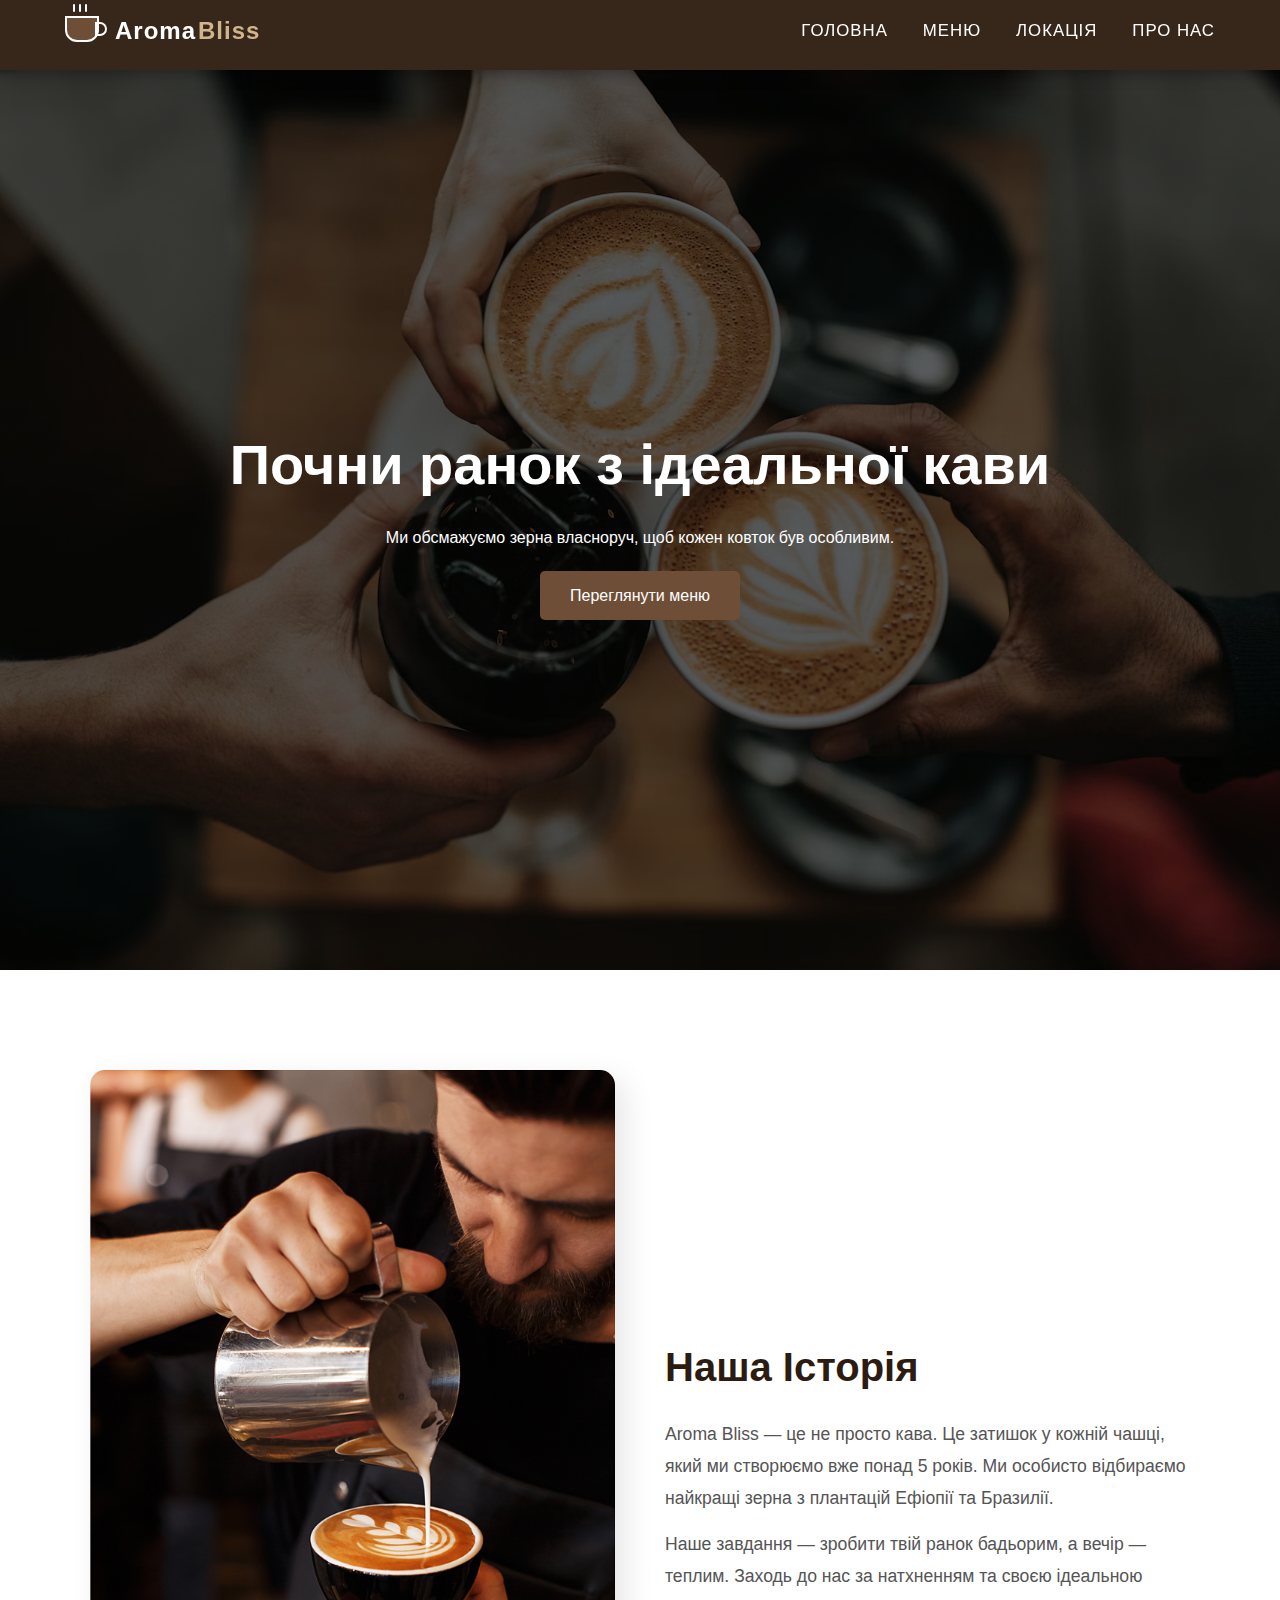
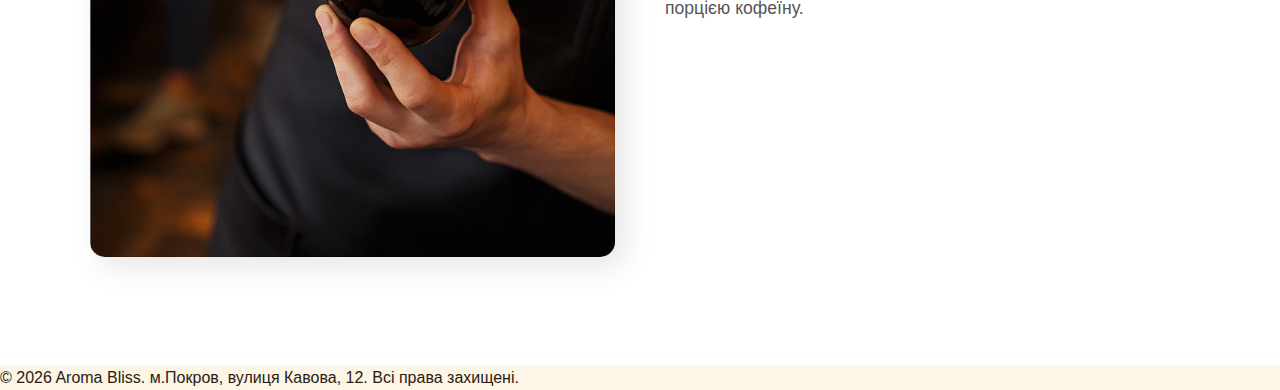
<file: index.html>
<!DOCTYPE html>
<html lang="uk">
<head>
    <meta charset="UTF-8">
    <meta name="viewport" content="width=device-width, initial-scale=1.0">
    <title>Aroma Bliss | Кав'ярня твого міста</title>
    <link rel="icon" type="image/x-icon" href="img/favicon.ico">
    <link rel="stylesheet" href="style.css">
</head>
<body>
    <header class="navbar">
        <div class="container">
            <!--Лого-->
            <a href="index.html" class="logo-container">
                <div class="cup-icon">
                    <div class="steam"></div>
                    <div class="cup-body"><div class="handle"></div></div>
                </div>
                <div class="logo-text">Aroma<span class="highlight">Bliss</span></div>
            </a>
            
            <!--Навігаційне меню-->
            <nav class="nav-menu">
                <ul class="nav-links">
                    <li><a href="#home">Головна</a></li>
                    <li><a href="menu.html">Меню</a></li>
                    <li><a href="gps.html">Локація</a></li>
                    <li><a href="#our_story">Про нас</a></li>
                </ul>
            </nav>

            <div class="menu-btn" id="menuBtn">
                <div class="bar"></div>
                <div class="bar"></div>
                <div class="bar"></div>
            </div>
        </div>
    </header>

    <section class="hero" id="home">
        <!--Головна-->
        <div class="hero-content">
            <h1>Почни ранок з ідеальної кави</h1>
            <p>Ми обсмажуємо зерна власноруч, щоб кожен ковток був особливим.</p>
            <a href="menu.html" class="btn">Переглянути меню</a>
        </div>

    </section>

    <section class="about" id="about">
        <!--Про нас-->
        <div class="about-container">
            <div class="about-image">
                <img src="img/photo1.jpg" alt="Наша кав'ярня">
            </div>
            <div class="about-text" id="our_story"> 
                <h2 class="section-title">Наша Історія</h2>
                <p>Aroma Bliss — це не просто кава. Це затишок у кожній чашці, який ми створюємо вже понад 5 років. Ми особисто відбираємо найкращі зерна з плантацій Ефіопії та Бразилії.</p>
                <p>Наше завдання — зробити твій ранок бадьорим, а вечір — теплим. Заходь до нас за натхненням та своєю ідеальною порцією кофеїну.</p>
            </div>
        </div>
    </section>

    <!--Нижній контитул-->
    <footer id="contact">
        <p>© 2026 Aroma Bliss. м.Покров, вулиця Кавова, 12. Всі права захищені.</p>
    </footer>

    <script src="script.js"></script>
</body>
</html>
</file>
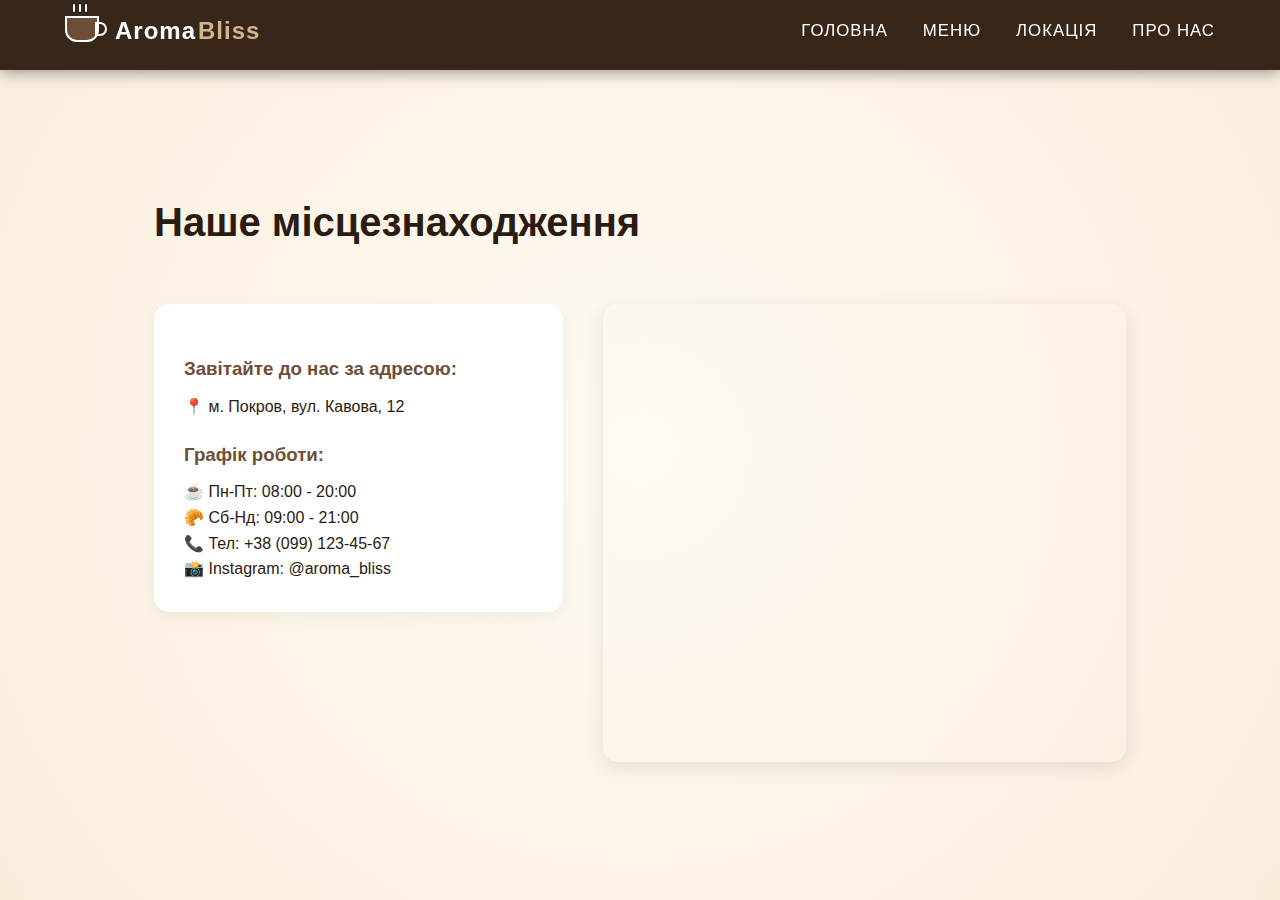
<file: gps.html>
<!DOCTYPE html>
<html lang="uk">
<head>
    <meta charset="UTF-8">
    <meta name="viewport" content="width=device-width, initial-scale=1.0">
    <title>Де нас знайти</title>
    <link rel="icon" type="image/x-icon" href="img/favicon.ico">
    <link rel="stylesheet" href="style.css">
</head>

<body>

    <!--Навігаційне меню-->
    <header class="navbar">
        <div class="container">
            <a href="index.html" class="logo-container">
                <div class="cup-icon">
                    <div class="steam"></div>
                    <div class="cup-body"><div class="handle"></div></div>
                </div>
                <div class="logo-text">Aroma<span class="highlight">Bliss</span></div>
            </a>

            <nav class="nav-menu" id="navMenu">
                <ul class="nav-links">
                    <li><a href="index.html#home">Головна</a></li>
                    <li><a href="menu.html">Меню</a></li>
                    <li><a href="gps.html">Локація</a></li>
                    <li><a href="index.html#our_story">Про нас</a></li>
                </ul>
            </nav>

            <div class="menu-btn" id="menuBtn">
                <div class="bar"></div>
                <div class="bar"></div>
                <div class="bar"></div>
            </div>
        </div>
    </header>

    <!--Локація-->
    <section class="full-menu">
        <h1 class="section-title">Наше місцезнаходження</h1>
        
        <div class="gps-container">
        <div class="gps-info">
            <h3>Завітайте до нас за адресою:</h3>
            <p>📍 м. Покров, вул. Кавова, 12</p>
            
            <h3>Графік роботи:</h3>
            <p>☕ Пн-Пт: 08:00 - 20:00</p>
            <p>🥐 Сб-Нд: 09:00 - 21:00</p>
            
            <div class="contact-links">
                <p>📞 Тел: +38 (099) 123-45-67</p>
                <p>📸 Instagram: @aroma_bliss</p>
            </div>
        </div>
        
        <div class="map-wrapper">
            <iframe src="https://www.google.com/maps/embed?pb=!1m17!1m12!1m3!1d2751.7340894311874!2d32.51810807581747!3d43.39905386883175!2m3!1f0!2f0!3f0!3m2!1i1024!2i768!4f13.1!3m2!1m1!2zNDPCsDIzJzU2LjYiTiAzMsKwMzEnMTQuNSJF!5e1!3m2!1suk!2sua!4v1771508731574!5m2!1suk!2sua" width="600" height="450" style="border:0;" allowfullscreen="" loading="lazy" referrerpolicy="no-referrer-when-downgrade"></iframe>
        </div>
    </section>
</body>
<script src="script.js"></script>
</html>
</file>
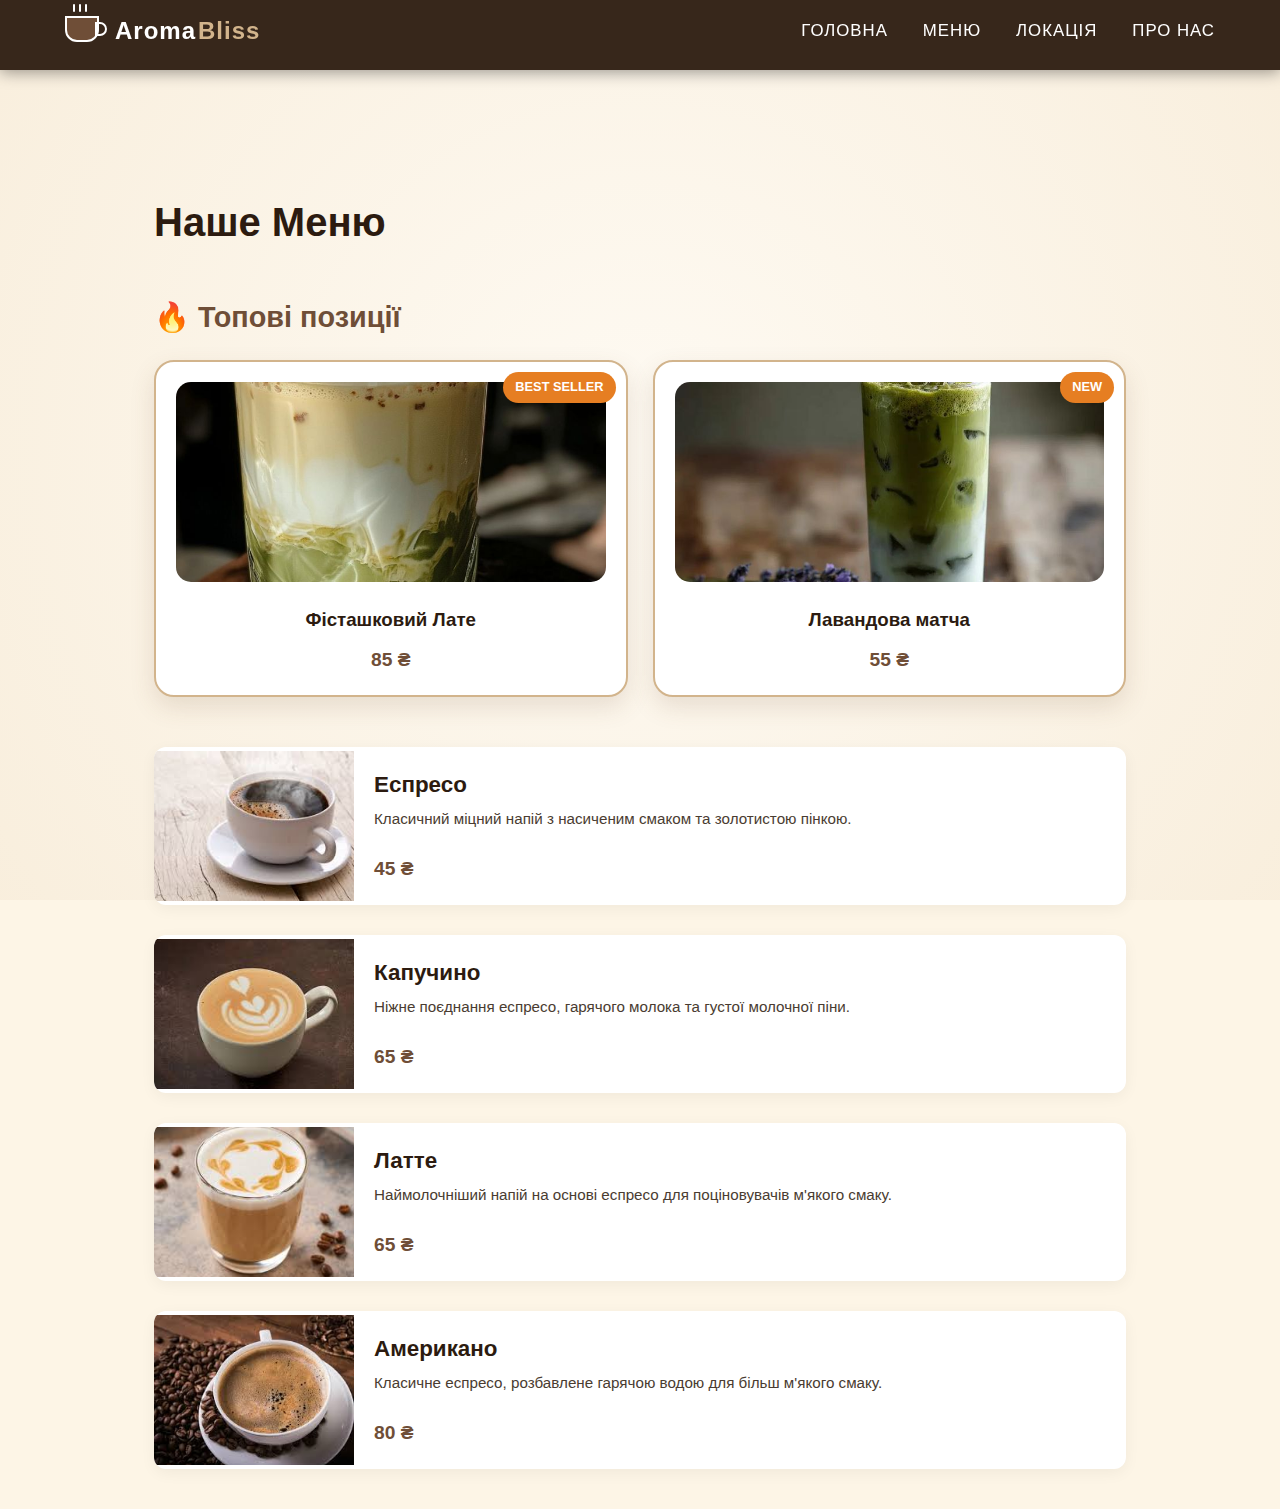
<file: menu.html>
<!DOCTYPE html>
<html lang="uk">
<head>
    <meta charset="UTF-8">
    <meta name="viewport" content="width=device-width, initial-scale=1.0">
    <title>Меню | Aroma Bliss</title>
    <link rel="icon" type="image/x-icon" href="img/favicon.ico">
    <link rel="stylesheet" href="style.css">
</head>
<body>

    <!--Навігаційне меню-->
    <header class="navbar">
        <div class="container">
            <a href="index.html" class="logo-container">
                <div class="cup-icon">
                    <div class="steam"></div>
                    <div class="cup-body"><div class="handle"></div></div>
                </div>
                <div class="logo-text">Aroma<span class="highlight">Bliss</span></div>
            </a>

            <nav class="nav-menu" id="navMenu">
                <ul class="nav-links">
                    <li><a href="index.html#home">Головна</a></li>
                    <li><a href="menu.html">Меню</a></li>
                    <li><a href="gps.html">Локація</a></li>
                    <li><a href="index.html#our_story">Про нас</a></li>
                </ul>
            </nav>

            <div class="menu-btn" id="menuBtn">
                <div class="bar"></div>
                <div class="bar"></div>
                <div class="bar"></div>
            </div>
        </div>
    </header>

    <section class="full-menu">
        <h1 class="section-title">Наше Меню</h1>
        
            <!--Топові пропозиці-->
            <div class="top-picks">
            <h2 class="sub-title">🔥 Топові позиції</h2>
            <div class="top-grid">
                <div class="top-item">
                    <div class="badge">Best Seller</div>
                    <img src="img/coffee5.jpg" alt="Фісташковий Лате">
                    <h3>Фісташковий Лате</h3>
                    <span class="price">85 ₴</span>
                </div>
                <div class="top-item">
                    <div class="badge">New</div>
                    <img src="img/coffee6.jpg" alt="Кава по-східному">
                    <h3>Лавандова матча</h3>
                    <span class="price">55 ₴</span>
                </div>
            </div>
            </div>
    
        <!--Меню-->
        <div class="menu-list">
            <div class="menu-card">
                <img src="img/coffee1.jpg" alt="Еспресо">
                <div class="menu-info">
                    <h3>Еспресо</h3>
                    <p>Класичний міцний напій з насиченим смаком та золотистою пінкою.</p>
                    <span class="price">45 ₴</span>
                </div>
            </div>

            <div class="menu-card">
                <img src="img/coffee2.jpg" alt="Капучино">
                <div class="menu-info">
                    <h3>Капучино</h3>
                    <p>Ніжне поєднання еспресо, гарячого молока та густої молочної піни.</p>
                    <span class="price">65 ₴</span>
                </div>
            </div>

            <div class="menu-card">
                <img src="img/coffee3.jpg" alt="Капучино">
                <div class="menu-info">
                    <h3>Латте</h3>
                    <p>Наймолочніший напій на основі еспресо для поціновувачів м'якого смаку.</p>
                    <span class="price">65 ₴</span>
                </div>
            </div>

            <div class="menu-card">
                <img src="img/coffee4.jpg" alt="Американо">
                <div class="menu-info">
                    <h3>Американо</h3>
                    <p>Класичне еспресо, розбавлене гарячою водою для більш м'якого смаку.</p>
                    <span class="price">80 ₴</span>
                </div>
            </div>
    </section>

</body>
<script src="script.js"></script>
</html>
</file>
<file: style.css>
/*ЗМІННІ (Кольори)*/
:root {
    --primary-color: #6F4E37; /* Кавовий */
    --accent-color: #D2B48C;  /* Світло-бежевий */
    --dark-color: #2C1B10;
    --light-color: #FDF5E6;
}

/*БАЗОВІ СТИЛІ ТА ОБНУЛЕННЯ*/
* {
    margin: 0;
    padding: 0;
    box-sizing: border-box;
    font-family: 'Segoe UI', Tahoma, Geneva, Verdana, sans-serif;
}

html {
    scroll-behavior: smooth;
    scroll-padding-top: 90px;
}

body {
    padding-top: 70px; /* Відступ для фіксованого меню */
    background-color: var(--light-color);
    background-image: radial-gradient(circle, rgba(255,255,255,0.5) 0%, rgba(210,180,140,0.1) 100%);
    background-attachment: fixed;
    color: var(--dark-color);
    line-height: 1.6;
}

/* Глобальні класи*/
.full-menu, .hero, .about { margin-top: 0 !important; }

.section-title {
    margin-top: 0;
    padding-top: 40px; 
    font-size: 2.5rem; 
    margin-bottom: 40px;
}

.sub-title {
    margin: 30px 0 20px;
    font-size: 1.8rem;
    color: var(--primary-color);
}

.divider {
    border: 0;
    height: 1px;
    background: #ddd;
    margin: 40px 0;
}

.btn {
    display: inline-block;
    background: var(--primary-color);
    color: white;
    padding: 12px 30px;
    text-decoration: none;
    border-radius: 5px;
    margin-top: 20px;
    transition: 0.3s;
}

.btn:hover { background: var(--dark-color); }
.back-home { display: none; }

/*НАВІГАЦІЯ ТА ЛОГОТИП*/
.navbar {
    position: fixed;
    top: 0;
    left: 0;
    width: 100%;
    height: 70px;
    background-color: rgba(44, 27, 16, 0.95);
    backdrop-filter: blur(8px);
    z-index: 2000;
    padding: 12px 0;
    box-shadow: 0 2px 15px rgba(0,0,0,0.4);
}

.navbar .container {
    max-width: 1200px;
    margin: 0 auto;
    display: flex;
    justify-content: space-between;
    align-items: center;
    padding: 0 25px;
}

.logo-container, .logo {
    display: flex;
    align-items: center;
    gap: 10px;
    text-decoration: none;
}

.logo-text {
    font-family: 'Montserrat', sans-serif;
    font-size: 24px;
    font-weight: 700;
    color: white;
    letter-spacing: 1px;
}

.logo-text .orange { color: #f39c12; }
.highlight { color: var(--accent-color); margin-left: 2px; }

.logo-icon { height: 45px; width: auto; transition: 0.3s; }
.logo:hover .logo-icon { transform: rotate(-10deg); }

/* Малюємо чашку */
.cup-icon { position: relative; width: 40px; height: 30px; }
.cup-body {
    width: 34px; height: 26px;
    background-color: var(--primary-color);
    border-radius: 0 0 12px 12px;
    position: relative;
    border: 2px solid white;
}
.handle {
    position: absolute; right: -10px; top: 4px;
    width: 12px; height: 14px;
    border: 2px solid white;
    border-radius: 0 10px 10px 0;
}
.steam {
    position: absolute; top: -12px; left: 8px;
    width: 2px; height: 8px; background: white;
    box-shadow: 6px 0 white, 12px 0 white;
    border-radius: 2px;
    animation: steamAnim 2s infinite ease-in-out;
}

@keyframes steamAnim {
    0%, 100% { transform: translateY(0); opacity: 0.5; }
    50% { transform: translateY(-3px); opacity: 1; }
}

/* Меню навігації */
.nav-menu { display: block; }
.nav-links { display: flex; list-style: none; gap: 35px; }
.nav-links li a {
    color: #ffffff;
    text-decoration: none;
    font-weight: 500;
    font-size: 1.05rem;
    transition: 0.3s;
    text-transform: uppercase;
    letter-spacing: 1px;
}
.nav-links li a:hover { color: var(--accent-color); }

.menu-btn {
    display: none;
    flex-direction: column;
    justify-content: space-between;
    width: 30px; height: 21px;
    cursor: pointer; background: none; border: none; padding: 0;
}

/*ГОЛОВНИЙ ЕКРАН (Hero) & ПРО НАС*/
.hero {
    height: 100vh;
    background: linear-gradient(rgba(0,0,0,0.6), rgba(0,0,0,0.6)), url('img/photo.jpg') center/cover;
    display: flex;
    align-items: center; justify-content: center;
    text-align: center; color: white;
}

.hero h1 { font-size: 3.5rem; margin-bottom: 1rem; }

.about { padding: 100px 5%; background-color: white; }
.about-container { max-width: 1100px; margin: 0 auto; display: flex; align-items: center; gap: 50px; }
.about-image { flex: 1; }
.about-image img { width: 100%; border-radius: 15px; box-shadow: 10px 10px 30px rgba(0, 0, 0, 0.1); }
.about-text { flex: 1; }
.about-text h2 { margin-bottom: 20px; text-align: left; }
.about-text p { margin-bottom: 15px; font-size: 1.1rem; color: #555; line-height: 1.8; }

/*МЕНЮ ТА КАРТКИ ТОВАРІВ*/
.menu { padding: 100px 5%; text-align: center; }
.full-menu { padding: 80px 5% 40px; max-width: 1100px; margin: 0 auto; }

.menu-grid { display: grid; grid-template-columns: repeat(auto-fit, minmax(250px, 1fr)); gap: 20px; }
.menu-item {
    background: white; padding: 30px; border-radius: 10px;
    box-shadow: 0 4px 6px rgba(0,0,0,0.05); transition: transform 0.3s;
}
.menu-item:hover { transform: translateY(-10px); }

.price { display: block; margin-top: 10px; font-weight: bold; color: var(--primary-color); font-size: 1.2rem; }
.bar { width: 100%; height: 3px; background-color: white; transition: 0.3s; }

/* Вертикальний список меню */
.menu-list { display: flex; flex-direction: column; gap: 30px; margin-top: 40px; }
.menu-card {
    display: flex; align-items: center; background: white; border-radius: 12px;
    overflow: hidden; box-shadow: 0 4px 15px rgba(0,0,0,0.05); transition: 0.3s;
}
.menu-card:hover { transform: scale(1.02); }
.menu-card img { width: 200px; height: 150px; object-fit: cover; }

.menu-info { padding: 20px; display: flex; flex-direction: column; justify-content: center; flex: 1; }
.menu-info h3 { margin-bottom: 5px; font-size: 1.4rem; color: var(--dark-color); }
.menu-info p { font-size: 0.95rem; color: #4a3c31; margin-bottom: 15px; line-height: 1.4; }

/* Топові позиції */
.top-grid { display: grid; grid-template-columns: repeat(auto-fit, minmax(280px, 1fr)); gap: 25px; margin-bottom: 50px; }
.top-item {
    position: relative; background: #fff; padding: 20px; border-radius: 20px; text-align: center;
    box-shadow: 0 10px 25px rgba(111, 78, 55, 0.15); border: 2px solid var(--accent-color); transition: 0.3s;
}
.top-item:hover { box-shadow: 0 15px 35px rgba(111, 78, 55, 0.25); background-color: #fafafa; }
.top-item img { width: 100%; height: 200px; object-fit: cover; border-radius: 15px; margin-bottom: 15px; }
.top-item h3 { margin-bottom: 10px; }

.badge {
    position: absolute; top: 10px; right: 10px; background: #e67e22;
    color: white; padding: 5px 12px; border-radius: 20px;
    font-size: 0.8rem; font-weight: bold; text-transform: uppercase;
}

/* КОНТАКТИ ТА КАРТА */
.gps-container { display: flex; flex-wrap: wrap; gap: 40px; margin-top: 50px; align-items: flex-start; }
.gps-info {
    flex: 1; min-width: 300px; text-align: left; background: #fff;
    padding: 30px; border-radius: 15px; box-shadow: 0 5px 15px rgba(0,0,0,0.05);
}
.gps-info h3 { color: var(--primary-color); margin-top: 20px; margin-bottom: 10px; }
.map-wrapper { flex: 1.5; min-width: 300px; border-radius: 15px; overflow: hidden; box-shadow: 0 5px 20px rgba(0,0,0,0.1); }

/* Картка контактів */
.contact-card {
    background: #ffffff; padding: 30px; border-radius: 20px;
    box-shadow: 0 10px 30px rgba(0, 0, 0, 0.05); max-width: 400px; line-height: 1.6;
}
.contact-card h3 { color: #4b2c20; font-size: 1.4rem; margin-bottom: 20px; border-bottom: 2px solid #f0e6d2; padding-bottom: 10px; }
.contact-list { list-style: none; padding: 0; }
.contact-list li { display: flex; align-items: center; margin-bottom: 15px; color: #555; }
.contact-list span { margin-right: 12px; font-size: 1.2rem; min-width: 25px; text-align: center; }
.contact-list a { color: #8d6e63; text-decoration: none; font-weight: bold; transition: color 0.3s; }
.contact-list a:hover { color: #4b2c20; }

/* АДАПТИВНІСТЬ (Медіа-запити) */
@media (max-width: 850px) {
    .menu-btn { display: flex; }
    .nav-menu {
        display: none; position: absolute; top: 100%; left: 0;
        width: 100%; background: var(--dark-color); padding: 20px 0; text-align: center;
    }
    .nav-menu.active { display: block; }
    .nav-links { flex-direction: column; gap: 20px; }
}

@media (max-width: 768px) {
    .about-container { flex-direction: column; text-align: center; }
    .about-text h2 { text-align: center; }
}

@media (max-width: 600px) {
    .menu-card { flex-direction: column; }
    .menu-card img { width: 100%; height: 200px; }
}
</file>
